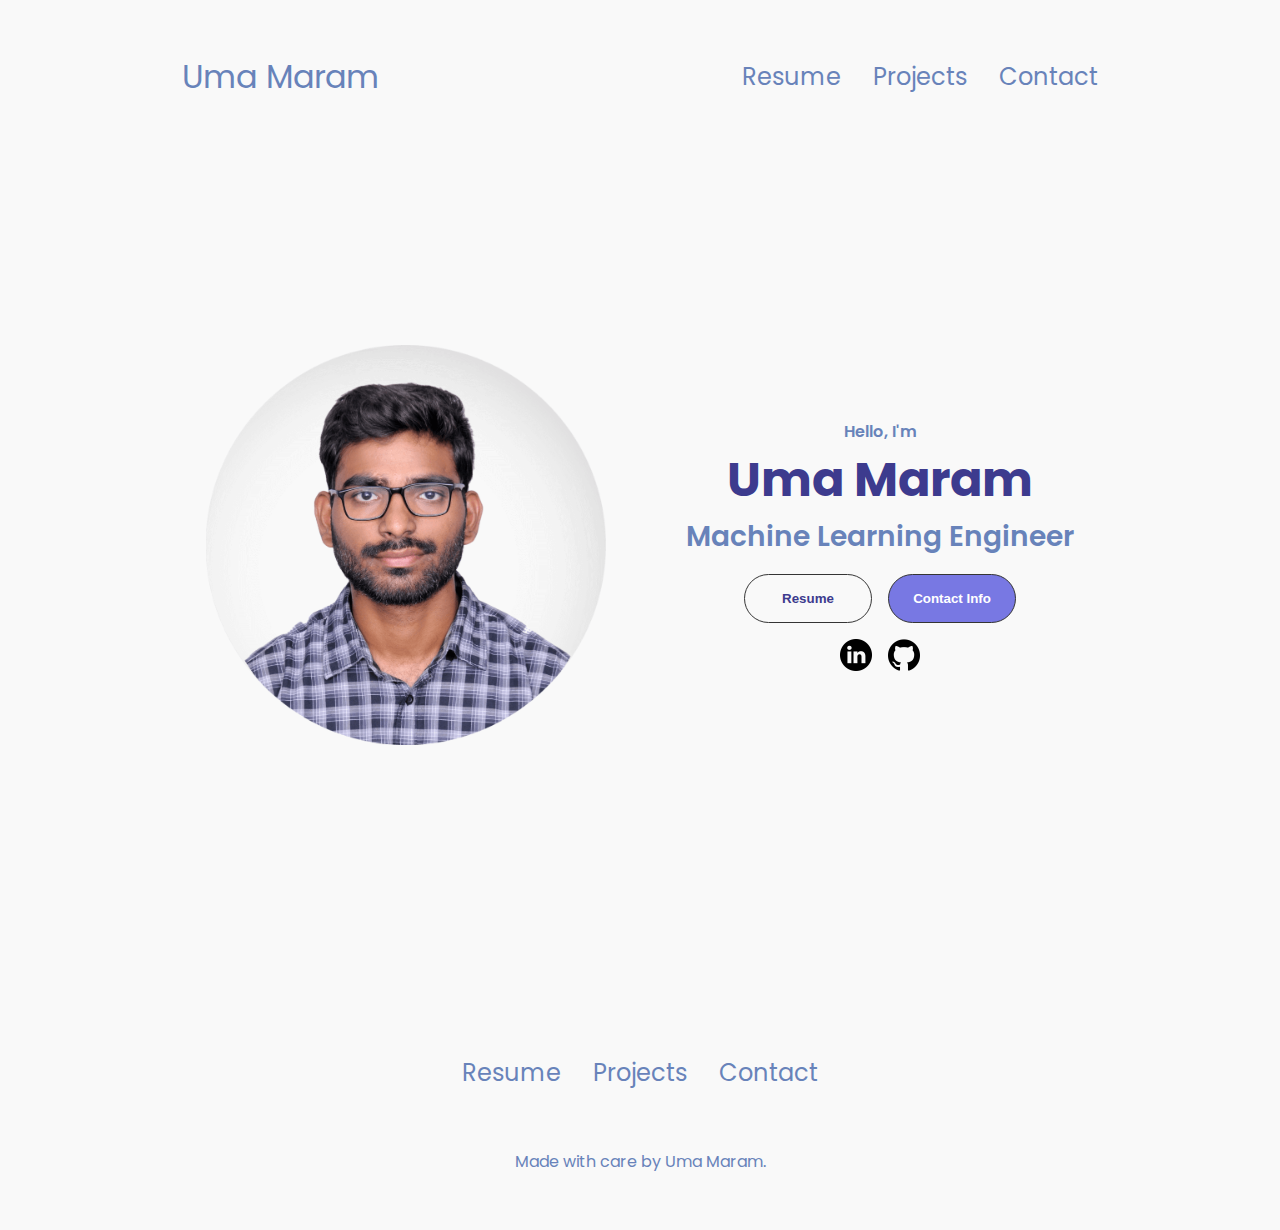
<file: index.html>
<!DOCTYPE html>
<html lang="en">
<head>
    <meta charset="UTF-8">
    <meta name="view-transition" content="same-origin">
    <meta name="viewport" content="width=device-width, initial-scale=1.0">
    <title>Uma Maram | Machine Learning Engineer</title>
    <link rel="apple-touch-icon" sizes="180x180" href="./favicon/apple-touch-icon.png">
    <link rel="icon" type="image/png" sizes="32x32" href="./favicon/favicon-32x32.png">
    <link rel="icon" type="image/png" sizes="16x16" href="./favicon/favicon-16x16.png">
    <link rel="manifest" href="./favicon/site.webmanifest">
    <meta name="description" content="CS Student @ University of Toledo (3.82 GPA) | Specializing in 
    Machine Learning, Deep Learning, and Cloud Computing (AWS, Azure). Seeking ML/AI Internships.">
    <meta name="author" content="Uma Maheswar Reddy Maram">
    <meta name="keywords" content="machine learning, ML engineer, AI intern, Python developer, deep learning, 
    TensorFlow, PyTorch, AWS, Azure, SQL, data analysis, cloud computing, University of Toledo">
    
    <!-- Canonical -->
    <link rel="canonical" href="https://umamaram.com">

    <!-- Open Graph / Facebook -->
    <meta property="og:type" content="website">
    <meta property="og:url" content="https://umamaram.com">
    <meta property="og:title" content="Uma Maram | ML Engineer & Cloud Developer">
    <meta property="og:description" content="Computer Science student specializing in Python, 
    deep learning frameworks (TensorFlow/PyTorch), and cloud platforms (AWS/Azure). 3.82 GPA at University of Toledo.">
    <meta property="og:image" content="https://umamaram.com/assets/seo-preview.jpg">

    <!-- Twitter -->
    <meta name="twitter:card" content="summary_large_image">
    <meta name="twitter:title" content="Python & Cloud Developer | ML Engineer">
    <meta name="twitter:description" content="BS in Computer Science | Technical Skills: Python, Java, R, SQL, Power BI, Tableau, AWS, Azure | University of Toledo">
    <meta name="twitter:image" content="https://umamaram.com/assets/seo-preview.jpg">

    <script type="application/ld+json">
        {
            "@context": "https://schema.org",
            "@type": "Person",
            "name": "Uma Maheswar Reddy Maram",
            "alternateName": ["Uma Maram", "Uma Maheswar Maram","Maheswar Reddy Maram", "Maram"],
            "url": "https://umamaram.com",
            "jobTitle": "Machine Learning Engineer",
            "alumniOf": {
                "@type": "CollegeOrUniversity",
                "name": "University of Toledo",
                "sameAs": "https://www.utoledo.edu"
            },
            "hasOccupation": {
                "@type": "Occupation",
                "name": "Computer Science Student",
                "skills": "Python, Java, SQL, TensorFlow, PyTorch, AWS, Azure, Tableau, Power BI"
            },
            "contactPoint": {
                "@type": "ContactPoint",
                "email": ["umaram@rockets.utoledo.edu","umr4002@gmail.com"],
                "contactType": "professional"
            }
        }
    </script>

    <link rel="stylesheet" href="style.css">
    <link rel="stylesheet" href="mediaqueries.css">
</head>
<body>
    <nav id="desktop-nav">
        <div class="logo"><a href="index.html">Uma Maram</a></div>
        <div>
            <ul class="nav-links">
                <li><a href="./assets/resume.pdf" target="_blank">Resume</a></li>
                <li><a href="projects.html">Projects</a></li>
                <li><a href="contact.html">Contact</a></li>
            </ul>
        </div>
    </nav> 
    <nav id="hamburger-nav">
      <div class="logo"><a href="index.html">Uma Maram</a></div>
        <div class="hamburger-menu">
            <div class="hamburger-icon" onclick="toggleMenu()">
                <span></span>
                <span></span>
                <span></span>
            </div>
            <div class="menu-links">
                <li><a href="./assets/resume.pdf" onclick="toggleMenu()">Resume</a></li>
                <li><a href="projects.html" onclick="toggleMenu()">Projects</a></li>
                <li><a href="contact.html" onclick="toggleMenu()">Contact</a></li>
            </div>   
        </div>
    </nav>
    <section id="profile">
        <div class="section__pic-container">
            <img src="./assets/profile-pic.png" alt="Uma Maram Machine Learning Engineer Profile Photo" loading="lazy">
        </div>
        <div class="section__text">
            <p class="section__text__p1">Hello, I'm</p>
            <h1 class="title">Uma Maram</h1>
            <p class="section__text__p2">Machine Learning Engineer</p>
            <div class="btn-container">
                <button class="btn btn-color-2" onclick="window.open('./assets/resume.pdf')">
                   Resume</button>
                <button class="btn btn-color-1" onclick="location.href='contact.html'">
                        Contact Info</button>
            </div>
            <div id="socials-container">
                <img 
                src="./assets/linkedin.png" 
                alt="My linkedin Profile"
                class="icon" 
                onclick="location.href='https://www.linkedin.com/in/umamaram/'">
                <img
                src="./assets/github.png" 
                alt="My Github"
                class="icon" 
                onclick="location.href='https://github.com/umrm'">
            </div>
        </div>
    </section>
    <footer>
      <nav>
        <div class="nav-links-container">
          <ul class="nav-links">
            <li><a href="./assets/resume.pdf">Resume</a></li>
            <li><a href="projects.html">Projects</a></li>
            <li><a href="contact.html">Contact</a></li>
        </ul>
        </div>
      </nav>
      <p>Made with care by Uma Maram.</p>

      <!-- SEO Hidden Text -->
       <div style="display:none;">
        <h1>Machine Learning Engineer</h1>
        <p>Technical skills: Python TensorFlow PyTorch AWS Azure SQL Tableau Power BI Java R. 
            University of Toledo Computer Science student with 3.82 GPA. Coursework includes 
            machine learning, data structures, statistics, and database management systems.</p>
        </div>
    </footer>
    <script src="script.js"></script>
</body>
</html>
</file>
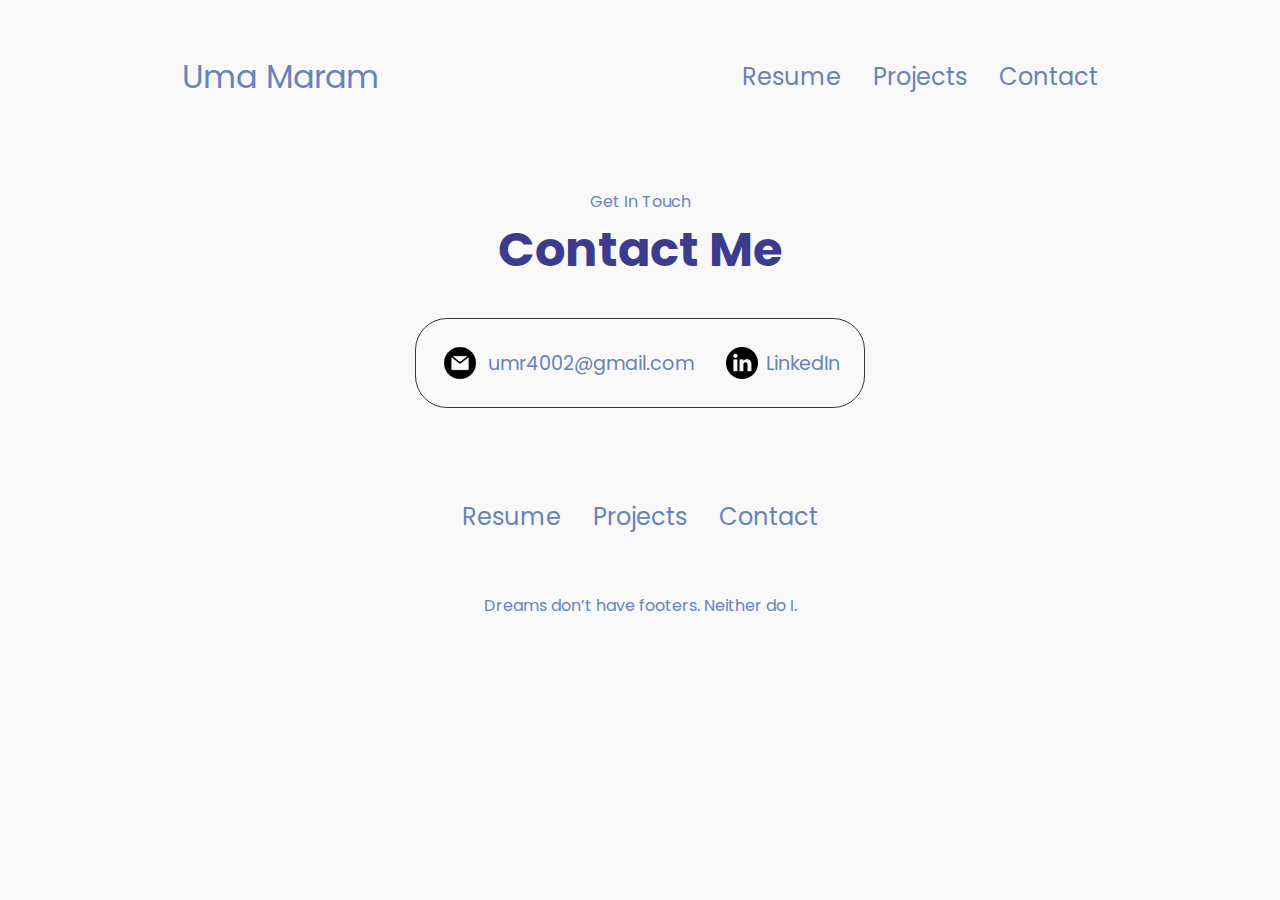
<file: contact.html>
<!DOCTYPE html>
<html lang="en">
<head>
    <meta charset="UTF-8">
    <meta name="view-transition" content="same-origin">
    <meta name="viewport" content="width=device-width, initial-scale=1.0">
    <title>Uma Maram | Machine Learning Engineer</title>
    <link rel="apple-touch-icon" sizes="180x180" href="./favicon/apple-touch-icon.png">
    <link rel="icon" type="image/png" sizes="32x32" href="./favicon/favicon-32x32.png">
    <link rel="icon" type="image/png" sizes="16x16" href="./favicon/favicon-16x16.png">
    <link rel="manifest" href="./favicon/site.webmanifest">
    <link rel="stylesheet" href="style.css">
    <link rel="stylesheet" href="mediaqueries.css">
</head>
<body>
    <nav id="desktop-nav">
        <div class="logo"><a href="index.html">Uma Maram</a></div>
        <div>
            <ul class="nav-links">
                <li><a href="./assets/resume.pdf" target="_blank">Resume</a></li>
                <li><a href="projects.html">Projects</a></li>
                <li><a href="contact.html">Contact</a></li>
            </ul>
        </div>
    </nav> 
    <nav id="hamburger-nav">
        <div class="logo"><a href="index.html">Uma Maram</a></div>
        <div class="hamburger-menu">
            <div class="hamburger-icon" onclick="toggleMenu()">
                <span></span>
                <span></span>
                <span></span>
            </div>
            <div class="menu-links">
                <li><a href="./assets/resume.pdf" target="_blank" onclick="toggleMenu()">Resume</a></li>
                <li><a href="projects.html" onclick="toggleMenu()">Projects</a></li>
                <li><a href="contact.html" onclick="toggleMenu()">Contact</a></li>
            </div>   
        </div>
    </nav>
    <section id="contact">
        <p class="section__text__p1">Get In Touch</p>
        <h1 class="title">Contact Me</h1>
        <div class="contact-info-upper-container">
        <div class="contact-info-container">
            <img src="./assets/email.png" alt="Email icon" class="icon contact-icon email-icon"/>
            <p><a href="mailto:umr4002@gmail.com">umr4002@gmail.com</a></p>
        </div>
        <div class="contact-info-container">
            <img src="./assets/linkedin.png" alt="linkedin icon" class="icon contact-icon"/>
            <p><a href="https://www.linkedin.com/in/umamaram/">LinkedIn</a></p>
        </div>
      </div>
    </section>
    <footer>
      <nav>
        <div class="nav-links-container">
          <ul class="nav-links">
            <li><a href="./assets/resume.pdf">Resume</a></li>
            <li><a href="projects.html">Projects</a></li>
            <li><a href="contact.html">Contact</a></li>
        </ul>
        </div>
      </nav>
      <p>Dreams don’t have footers. Neither do I.</p>

      <!-- SEO Hidden Text -->
      <div style="display:none;">
        <h1>Machine Learning Engineer</h1>
        <p>Technical skills: Python TensorFlow PyTorch AWS Azure SQL Tableau Power BI Java R. 
            University of Toledo Computer Science student with 3.82 GPA. Coursework includes 
            machine learning, data structures, statistics, and database management systems.</p>
        </div>
    </footer>
    <script src="script.js"></script>
</body>
</html>
</file>
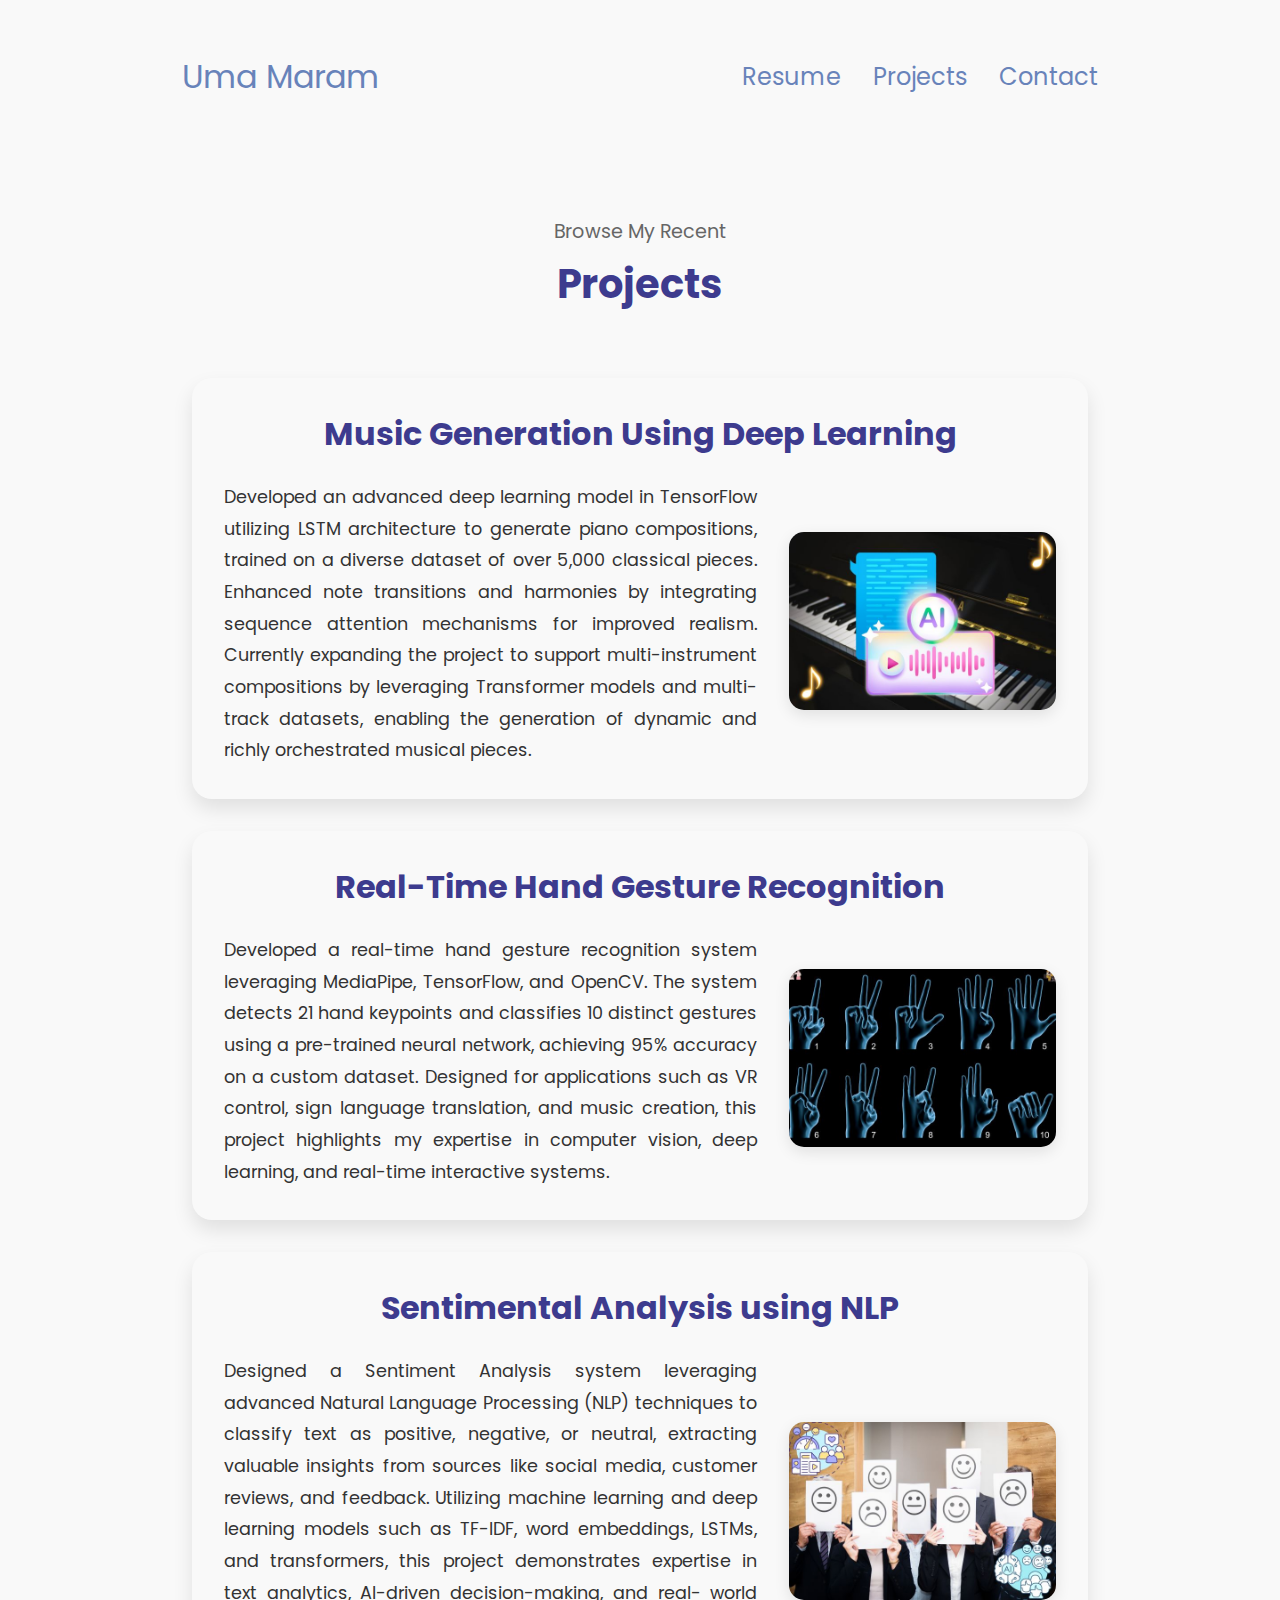
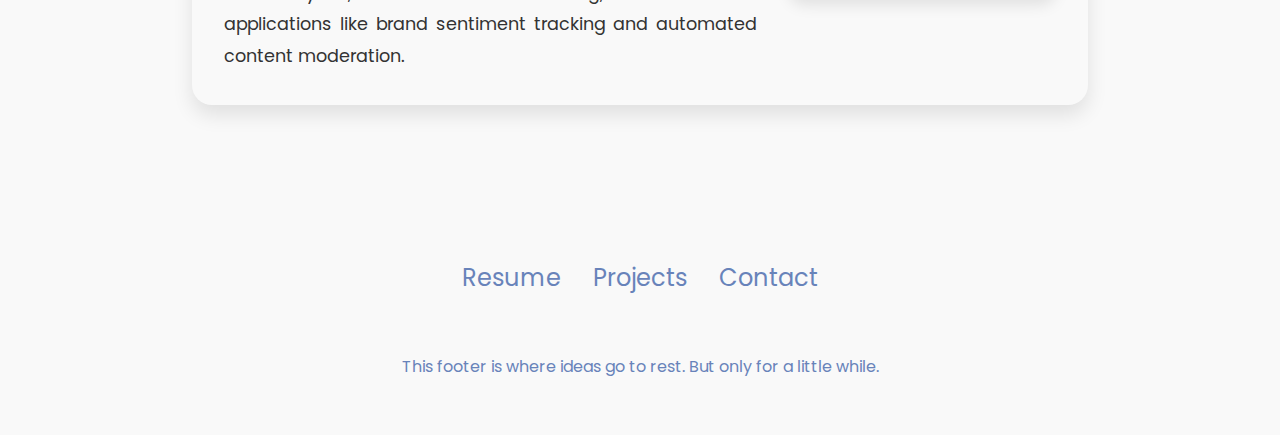
<file: projects.html>
<!DOCTYPE html>
<html lang="en">
<head>
    <meta charset="UTF-8">
    <meta name="view-transition" content="same-origin">
    <meta name="viewport" content="width=device-width, initial-scale=1.0">
    <title>Uma Maram | Machine Learning Engineer</title>
    <link rel="apple-touch-icon" sizes="180x180" href="./favicon/apple-touch-icon.png">
    <link rel="icon" type="image/png" sizes="32x32" href="./favicon/favicon-32x32.png">
    <link rel="icon" type="image/png" sizes="16x16" href="./favicon/favicon-16x16.png">
    <link rel="manifest" href="./favicon/site.webmanifest">
    <link rel="stylesheet" href="style.css">
    <link rel="stylesheet" href="mediaqueries.css">
</head>
<body>
    <nav id="desktop-nav">
        <div class="logo"><a href="index.html">Uma Maram</a></div>
        <div>
            <ul class="nav-links">
                <li><a href="./assets/resume.pdf" target="_blank">Resume</a></li>
                <li><a href="projects.html">Projects</a></li>
                <li><a href="contact.html">Contact</a></li>
            </ul>
        </div>
    </nav> 
    <nav id="hamburger-nav">
        <div class="logo"><a href="index.html">Uma Maram</a></div>
        <div class="hamburger-menu">
            <div class="hamburger-icon" onclick="toggleMenu()">
                <span></span>
                <span></span>
                <span></span>
            </div>
            <div class="menu-links">
                <li><a href="./assets/resume.pdf" target="_blank" onclick="toggleMenu()">Resume</a></li>
                <li><a href="projects.html" onclick="toggleMenu()">Projects</a></li>
                <li><a href="contact.html" onclick="toggleMenu()">Contact</a></li>
            </div>   
        </div>
    </nav>
    <section id="projects">
        <p class="section__text__p1">Browse My Recent</p>
        <h1 class="title">Projects</h1>
        <div class="project-container">
            <div class="project-details-container">
                <div class="project-content-container">
                    <h3 class="project-title">Music Generation Using Deep Learning</h3>
                    <div class="project-content">
                        <div class="project-text">
                            <p>Developed an advanced deep learning model in TensorFlow utilizing LSTM architecture  
                                to generate piano compositions, trained on a diverse dataset of over 5,000 classical  
                                pieces. Enhanced note transitions and harmonies by integrating sequence attention  
                                mechanisms for improved realism. Currently expanding the project to support  
                                multi-instrument compositions by leveraging Transformer models and multi-track  
                                datasets, enabling the generation of dynamic and richly orchestrated musical pieces.
                                </p>
                        </div>
                        <div class="project-image">
                            <img src="assets/project_image_01.jpg" alt="Project One img" loading="lazy">
                        </div>
                    </div>
                </div>
                <div class="project-content-container">
                    <h3 class="project-title">Real-Time Hand Gesture Recognition</h3>
                    <div class="project-content">
                        <div class="project-text">
                            <p>
                                Developed a real-time hand gesture recognition system leveraging MediaPipe, TensorFlow,  
                                and OpenCV. The system detects 21 hand keypoints and classifies 10 distinct gestures  
                                using a pre-trained neural network, achieving 95% accuracy on a custom dataset. Designed  
                                for applications such as VR control, sign language translation, and music creation, this  
                                project highlights my expertise in computer vision, deep learning, and real-time  
                                interactive systems.
                            </p>
                        </div>
                        <div class="project-image">
                            <img src="assets/project_image_02.jpg" alt="Project One img" loading="lazy">
                        </div>
                    </div>
                </div>
                <div class="project-content-container">
                    <h3 class="project-title">
                        Sentimental Analysis using NLP
                    </h3>
                    <div class="project-content">
                        <div class="project-text">
                            <p>
                                Designed a Sentiment Analysis system leveraging advanced Natural Language Processing  
                                (NLP) techniques to classify text as positive, negative, or neutral, extracting valuable  
                                insights from sources like social media, customer reviews, and feedback. Utilizing machine  
                                learning and deep learning models such as TF-IDF, word embeddings, LSTMs, and transformers,  
                                this project demonstrates expertise in text analytics, AI-driven decision-making, and real-  
                                world applications like brand sentiment tracking and automated content moderation.
                            </p>
                        </div>
                        <div class="project-image">
                            <img src="assets/project_image_03.jpg" alt="Project One img" loading="lazy">
                        </div>
                    </div>
                </div>
            </div>
    </div>
    </section>
    
    <footer>
      <nav>
        <div class="nav-links-container">
          <ul class="nav-links">
            <li><a href="./assets/resume.pdf" target="_blank">Resume</a></li>
            <li><a href="projects.html">Projects</a></li>
            <li><a href="contact.html">Contact</a></li>
        </ul>
        </div>
      </nav>
      <p>This footer is where ideas go to rest. But only for a little while.</p>

      <!-- SEO Hidden Text -->
       <div style="display:none;">
        <h1>Machine Learning Engineer</h1>
        <p>Technical skills: Python TensorFlow PyTorch AWS Azure SQL Tableau Power BI Java R. 
            University of Toledo Computer Science student with 3.82 GPA. Coursework includes 
            machine learning, data structures, statistics, and database management systems.</p>
        </div>
    </footer>
    <script src="script.js"></script>
</body>
</html>
</file>
<file: style.css>
/* General */

@import url('https://fonts.googleapis.com/css2?family=Poppins:wght@300;400;500;600&display=swap');

:root {
    --bg-color: #F9F9F9;
    --primary-text-color: #3D3B8E;
    --secondary-text-color:#6883BA;
    --link-hover-color: #BF1363;
    --border-color: rgb(53, 53, 53);
    --btn-hover-bg: #7878E3;
    --btn-hover-text: white;
    --btn1-bg-color: #5353e4;
}

* {  
    margin: 0;
    padding: 0;
}

body {
    font-family: "Poppins", sans-serif;
    background-color:var(--bg-color);
    color:var(--primary-text-color);
}

html {
    scroll-behavior: smooth;
}

p {
    color: var(--secondary-text-color);
}

/* TRANSISTION */

a, .btn {
    transition: all 300ms ease;
}

/* DESKTOP NAV */

nav, .nav-links {
    display: flex;
}

nav {
    justify-content: space-around;
    align-items: center;
    height: 17vh;
}

.nav-links {
    gap: 2rem;
    list-style: none;
    font-size: 1.5rem;
}

a {
    position: relative;
    color: var(--secondary-text-color);
    text-decoration: none;
}

a:hover {
    color: var(--secondary-text-color);
    text-decoration: none;
}

.nav-links a::after {
    content: '';
    position: absolute;
    bottom: -6px;
    left: 50%;
    right: 50%;
    height: 2.5px; /* Increased thickness */
    background: var(--link-hover-color); /* Semi-transparent color */
    border-radius: 2px; /* Rounded corners */
    transition: all 0.3s cubic-bezier(0.4, 0, 0.2, 1);
    transform: translateX(-50%); /* Center alignment */
    width: 0;
}


.nav-links a:hover::after {
    width: 100%;
    left: 0;
    right: 0;
    transform: translateX(0);
}

.logo {
    font-size: 2rem;
}

.logo:hover {
    cursor: default;
    
}

.logo a:hover {
    color: var(--link-hover-color);
    text-decoration: none; /* Remove any underline */
    transition: color 0.3s ease; /* Smooth color transition only */
}

/* HAMBURGER MENU */

#hamburger-nav {
    display: none;
}

.hamburger-menu{
    position: relative;
    display: inline-block;
}

.hamburger-icon {
    display: flex;
    flex-direction: column;
    justify-content: space-between;
    height: 24px;
    width: 30px;
    cursor: pointer;
}

.hamburger-icon span {
    width: 100%;
    height: 2px;
    background-color: black;
    transition: all 0.3 ease-in-out;
}

.menu-links {
    position: absolute;
    top: 100%;
    right: 0;
    background-color: var(--bg-color);
    width: fit-content;
    max-height: 0;
    overflow: hidden;
    transition: all 0.3 ease-in-out;
}

.menu-links a {
    display: block;
    padding: 10px;
    text-align: center;
    font-size: 1.5rem;
    color: var(--primary-text-color);
    text-decoration: none;
    transition: all 0.3 ease-in-out;
}

.menu-links li {
    list-style: none;
}

.menu-links.open {
    max-height: 300px;
}

.hamburger-icon.open span:first-child {
    transform: rotate(45deg) translate(10px, 5px);
}

.hamburger-icon.open span:nth-child(2) {
    opacity: 0;
}

.hamburger-icon.open span:last-child {
    transform: rotate(-45deg) translate(10px, -5px);
}

.hamburger-icon span:first-child {
    transform: none;
}

.hamburger-icon span:first-child {
    opacity: 1;
}

.hamburger-icon span:first-child {
    transform: none;
}

/* SECTION */

section {
    padding-top: 4vh;
    height: 96vh;
    margin: 0 10rem;
    box-sizing: border-box;
    min-height: fit-content;
}

.section-container {
    display: flex;
}

/* PROFILE SECTION */

#profile {
    display: flex;
    justify-content: center;
    gap: 5rem;
    height: 80vh;
}

.section__pic-container {
    display: flex;
    height: 400px;
    width: 400px;
    margin: auto 0;
}

.section__text {
    align-self: center;
    text-align: center;

}

.section__text p{
    font-weight: 600;
}

.section__text__p1{
    text-align: center;
}

.section__text__p2 {
    font-size: 1.75rem;
    margin-bottom: 1rem;
}

.title {
    font-size: 3rem;
    text-align: center;
}

#socials-container {
    display: flex;
    justify-content: center;
    margin-top: 1rem;
    gap:1rem;
}

/* ICONS */

.icon {
    cursor: pointer;
    height: 2rem;
}

/* Buttons */

.btn-container {
    display: flex;
    justify-content: center;
    gap: 1rem;
}

.btn {
    font-weight: 600;
    transition: all 300ms ease;
    padding: 1rem;
    width: 8rem;
    border-radius: 2rem;
}

.btn-color-1, .btn-color-2 {
    border: var(--border-color) 0.1rem solid;
}

.btn-color-1:hover, .btn-color-2:hover {
    cursor: pointer;
}

.btn-color-1, .btn-color-2:hover {
    background: var(--btn-hover-bg);
    color: var(--btn-hover-text);
}

.btn-color-1:hover{
    background: var(--btn1-bg-color) ;
    color: var(--btn-hover-text);
}

.btn-color-2{
    background: none ;
    color: var(--primary-text-color)
}

.btn-color-2:hover{
    border:var(--border-color) 0.1rem solid;
    color: var(--btn-hover-text)
}

.btn-container {
    gap: 1rem;
}

/* CONTACT PAGE*/

#contact {
    display: flex;
    justify-content: center;
    flex-direction: column;
    height: 70vh;
}

.contact-info-upper-container {
    display: flex;
    justify-content: center;
    border-radius: 2rem;
    border: rgb(53, 53, 53) 0.1rem solid;
    border-color: var(--border-color);
    background:var(--bg-color);
    margin: 2rem auto;
    padding: 0.5rem;
}

.contact-info-container {
    display: flex;
    align-items: center;
    justify-content: center;
    gap: 0.5rem;
    margin: 1rem;
}

.contact-info-container a:hover {
    color: var(--link-hover-color);
    text-decoration: underline;
    text-underline-offset: 1rem;
    text-decoration-color: var(--link-hover-color); 
}

.contact-info-container {
    font-size: larger;
}

.contact-icon {
    cursor: default;
}

.email-icon {
    height: 2.5rem;
}

/* FOOTER */

footer {
    height: 26vh;
    margin: 0 1rem;
}

footer p {
    text-align: center;
}

/* PROJECT SECTION */
#projects {
    padding: 4rem 2rem;
    background-color: #f9f9f9;
    text-align: center;
}

#projects .section__text__p1 {
    font-size: 1.2rem;
    color: #666;
    margin-bottom: 0.5rem;
}

#projects .title {
    font-size: 2.5rem;
    color: var(--primary-text-color) ;
    margin-bottom: 2rem;
}

.project-container {
    display: flex;
    flex-wrap: wrap;
    justify-content: center;
    gap: 2rem;
}

.project-content-container {
    display: flex;
    flex-direction: column;
    justify-content: center;
    align-items: center;
    background: #f9f9f9;
    border-radius: 20px;
    box-shadow: 0 10px 20px rgba(0, 0, 0, 0.1);
    min-height: 300px;
    max-width: 1000px; /* Adjust width to fit better */
    margin: 2rem auto;
    padding: 2rem;
    transition: transform 0.3s, box-shadow 0.3s;
}


.project-title {
    text-align: center;
    font-size: 2rem;
    margin-bottom: 1.5rem;
    color: var(--primary-text-color);
}

.project-content {
    display: flex;
    justify-content: space-between;
    align-items: center;
    width: 100%;
    gap: 2rem; /* Adds spacing between text and image */
}

.project-text {
    flex: 1;
    text-align: left;
}

.project-text p {
    font-size: 1.1rem;
    line-height: 1.8;
    color: #333;
    text-align: justify;
    margin: 0;
}

.project-content-container:hover {
    transform: translateY(-10px); /* Subtle lift on hover */
    box-shadow: 0 15px 25px rgba(0, 0, 0, 0.15); /* Enhance shadow on hover */
}

.project-image {
    flex: 0.5; /* Makes image take up less space */
    max-width: 40%; /* Ensures proper sizing */
}

.project-image img {
    width: 100%;
    height: auto;
    border-radius: 15px;
    box-shadow: 0 5px 15px rgba(0, 0, 0, 0.1);
    transition: transform 0.3s;
}
</file>
<file: mediaqueries.css>
@media screen and (max-width: 1400px) {
    #profile {
        height: 83vh;
        margin-bottom: 6rem;
    }
    .project-container{
        flex-wrap: wrap;
    }
    #contact, #projects {
        height: fit-content;
    }
}

@media screen and (max-width: 1200px) {
    #desktop-nav {
        display: none;
    }
    #hamburger-nav {
        display: flex;
    }
   .project-details-container {
        margin-top: 2rem;
    }
    #profile, .section-container {
        display: block;
    }
    section, .section-container {
        height: fit-content;
    }
    section {
        margin: 0 5%;
    }
    .section__pic-container {
        width: 275px;
        height: 275px;
        margin: 0 auto 2rem;
    }
    .project-content {
        flex-direction: column;
    }
    .project-image {
        max-width: 100%; /* Allows the image to take full width if needed */
        align-items: center;
    }
}

@media screen and (max-width: 600px) {
    #contact, footer {
        height: 40vh;
    }
    #profile {
        height: 83vh;
        margin-bottom: 0;
    }
    article {
        font-size: 1rem;
    }
    footer nav {
        height: fit-content;
        margin-bottom: 2rem;
    }
    .project-containers, .contact-info-upper-container, .btn-container {
        flex-wrap: wrap;
    }
    .contact-info-container {
        margin: 0;
    }
    .contact-info-container p, .nav-links li a {
        font-size: 1rem;
    }
    .experience-sub-title {
        font-size: 1.25rem;
    }
    .logo {
        font-size: 1.5rem;
    }
    .nav-links {
        flex-direction: column;
        gap: 0.5rem;
        text-align: center;
    }
    .section__pic-container {
        width: auto;
        height: 46vw;
        justify-content: center;
    }
    .section__text__p2 {
        font-size: 1.25rem;
    }
    .title {
        font-size: 2rem;
    }
    .text-container {
        text-align: justify;
    }
    .project-content {
        flex-direction: column;
    }
    .project-image {
        max-width: 100%;
    }
}
</file>
